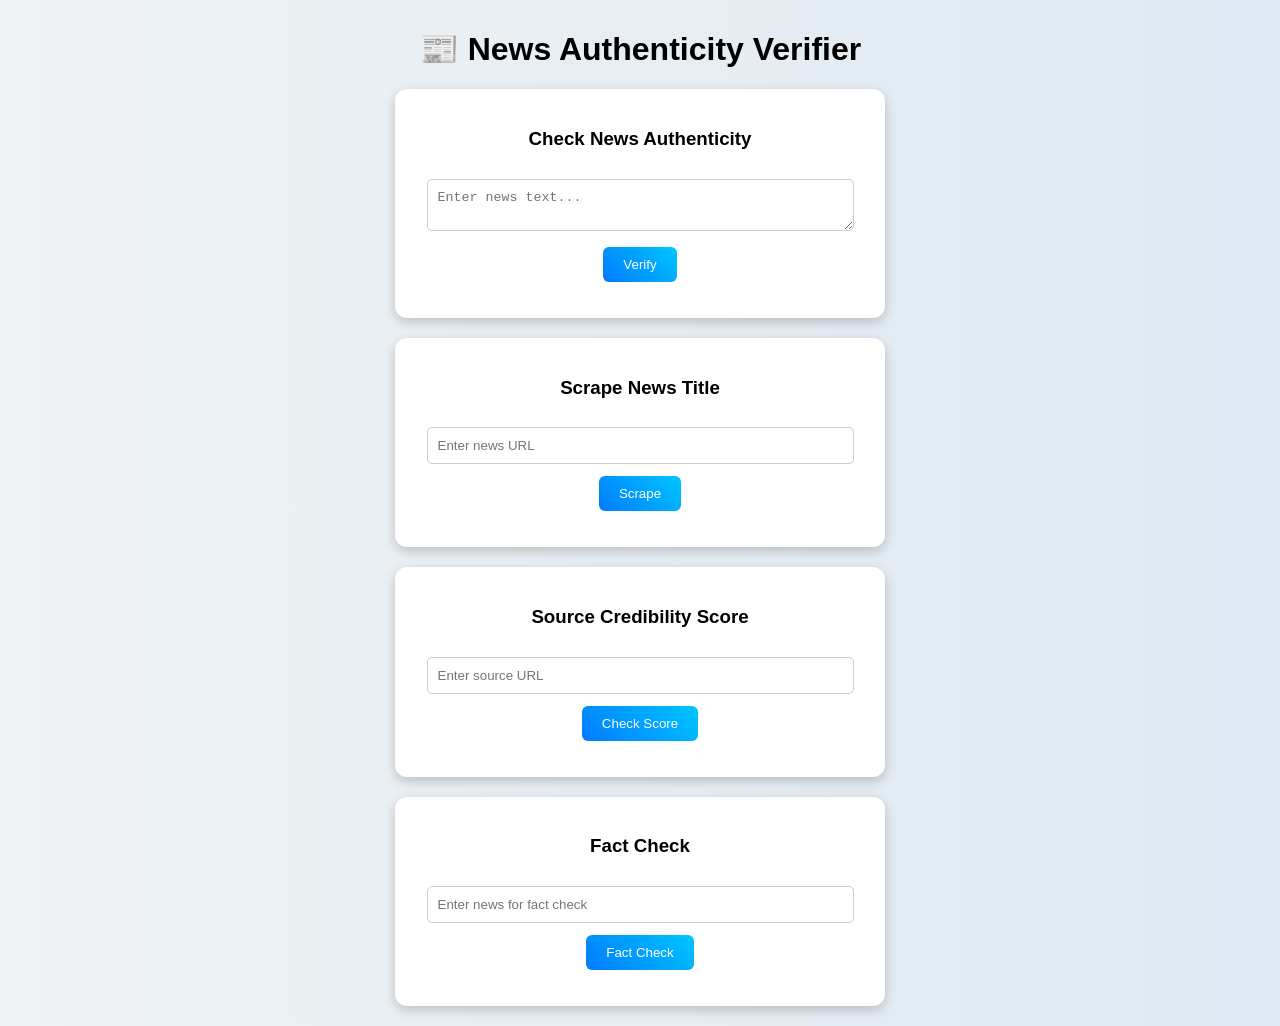
<file: News Authenticity Verifier/src/main/resources/static/index.html>
<!DOCTYPE html>
<html>
<head>
    <meta charset="UTF-8">
    <title>News Authenticity Verifier</title>

    <style>
        body {
            font-family: Arial, sans-serif;
            background: linear-gradient(to right, #eef2f3, #dfe9f3);
            text-align: center;
            margin: 0;
            padding: 0;
        }

        h1 {
            margin-top: 30px;
        }

        .container {
            margin-top: 20px;
        }

        .card {
            background: white;
            padding: 20px;
            margin: 20px auto;
            width: 450px;
            border-radius: 12px;
            box-shadow: 0 4px 12px rgba(0,0,0,0.2);
        }

        textarea, input {
            width: 90%;
            padding: 10px;
            margin-top: 10px;
            border-radius: 5px;
            border: 1px solid #ccc;
        }

        button {
            padding: 10px 20px;
            margin-top: 12px;
            background: linear-gradient(45deg, #007bff, #00c6ff);
            color: white;
            border: none;
            cursor: pointer;
            border-radius: 6px;
            transition: 0.3s;
        }

        button:hover {
            transform: scale(1.05);
        }

        p {
            margin-top: 12px;
            font-weight: bold;
        }
    </style>
</head>

<body>

<h1>📰 News Authenticity Verifier</h1>

<div class="container">

    <!-- 🔹 Verify News -->
    <div class="card">
        <h3>Check News Authenticity</h3>
        <textarea id="text" placeholder="Enter news text..."></textarea><br>
        <button onclick="verify()">Verify</button>
        <p id="result"></p>
    </div>

    <!-- 🔹 Scrape News -->
    <div class="card">
        <h3>Scrape News Title</h3>
        <input type="text" id="url" placeholder="Enter news URL"><br>
        <button onclick="scrape()">Scrape</button>
        <p id="scrapeResult"></p>
    </div>

    <!-- 🔹 Credibility Score -->
    <div class="card">
        <h3>Source Credibility Score</h3>
        <input type="text" id="scoreUrl" placeholder="Enter source URL"><br>
        <button onclick="score()">Check Score</button>
        <p id="scoreResult"></p>
    </div>

    <!-- 🔹 Fact Check -->
    <div class="card">
        <h3>Fact Check</h3>
        <input type="text" id="factText" placeholder="Enter news for fact check"><br>
        <button onclick="factCheck()">Fact Check</button>
        <p id="factResult"></p>
    </div>

</div>

<script>

    // 🔹 Verify Fake or Real
    function verify() {
        const text = document.getElementById("text").value;

        fetch('/news/check', {
            method: 'POST',
            headers: {
                'Content-Type': 'application/json'
            },
            body: JSON.stringify({ text: text })
        })
        .then(res => res.text())
        .then(data => {
            const result = document.getElementById("result");
            result.innerText = data;

            if(data.includes("Real")){
                result.style.color = "green";
            } else {
                result.style.color = "red";
            }
        })
        .catch(() => {
            document.getElementById("result").innerText = "Error!";
        });
    }

    // 🔹 Scrape News Title
    function scrape() {
        const url = document.getElementById("url").value;

        fetch('/news/scrape?url=' + encodeURIComponent(url))
        .then(res => res.text())
        .then(data => {
            document.getElementById("scrapeResult").innerText = data;
        })
        .catch(() => {
            document.getElementById("scrapeResult").innerText = "Error!";
        });
    }

    // 🔹 Credibility Score
    function score() {
        const url = document.getElementById("scoreUrl").value;

        fetch('/news/score?url=' + encodeURIComponent(url))
        .then(res => res.text())
        .then(data => {
            document.getElementById("scoreResult").innerText = "Score: " + data + "%";
        })
        .catch(() => {
            document.getElementById("scoreResult").innerText = "Error!";
        });
    }

    // 🔹 Fact Check
    function factCheck() {
        const text = document.getElementById("factText").value;

        fetch('/news/factcheck?text=' + encodeURIComponent(text))
        .then(res => res.text())
        .then(data => {
            document.getElementById("factResult").innerText = data;
        })
        .catch(() => {
            document.getElementById("factResult").innerText = "Error!";
        });
    }

</script>

</body>
</html>
</file>
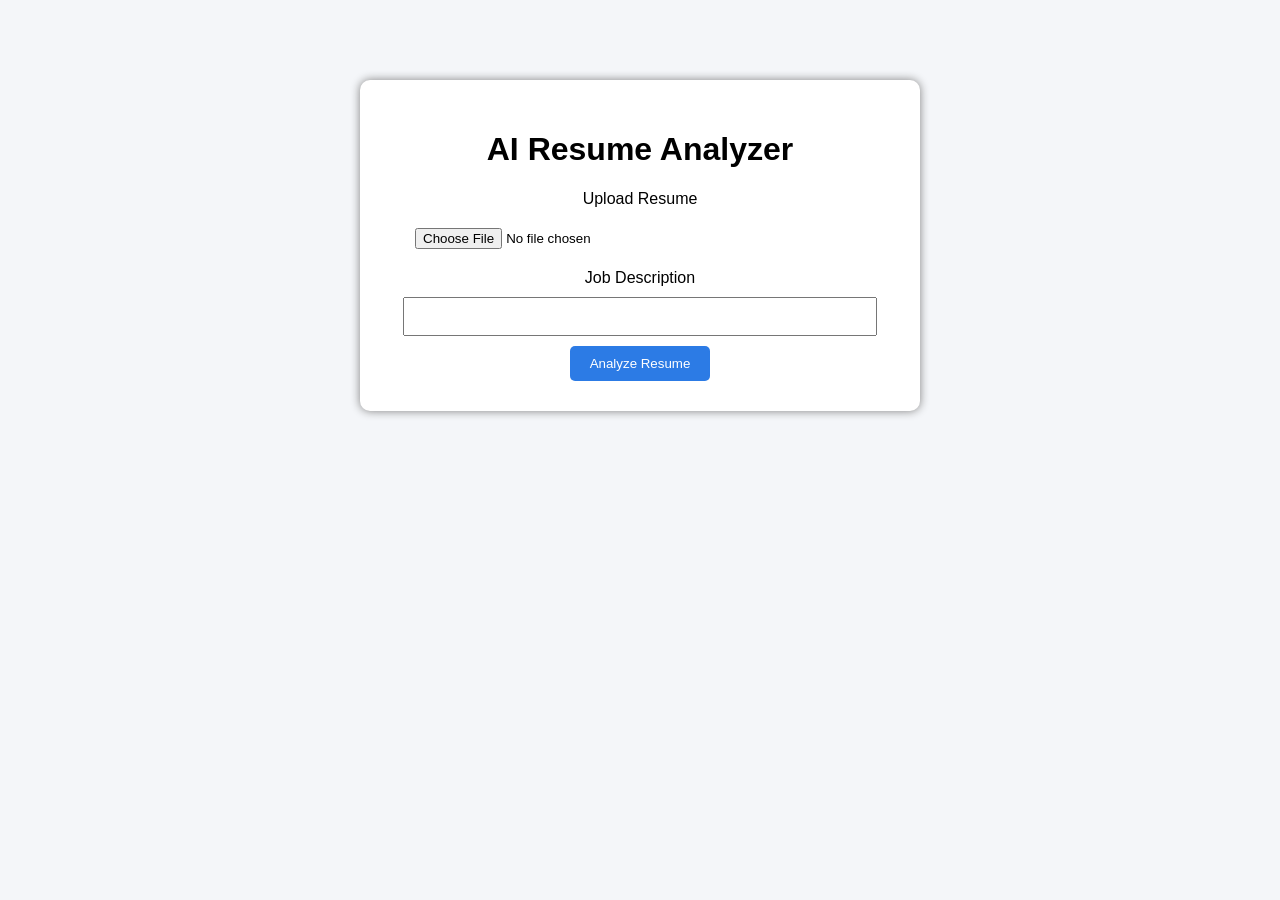
<file: AI-Resume-Analyzer/src/main/resources/templates/dashboard.html>
<!DOCTYPE html>

<html xmlns:th="http://www.thymeleaf.org">
<head>

<title>AI Resume Analyzer</title>

<style>

body{
font-family: Arial;
background:#f4f6f9;
text-align:center;
margin-top:80px;
}

.container{
width:500px;
margin:auto;
background:white;
padding:30px;
border-radius:10px;
box-shadow:0 0 10px gray;
}

input{
width:90%;
padding:10px;
margin:10px;
}

button{
background:#2c7be5;
color:white;
padding:10px 20px;
border:none;
border-radius:5px;
}

</style>

</head>

<body>

<div class="container">

<h1>AI Resume Analyzer</h1>

<form action="/analyze" method="post" enctype="multipart/form-data">

<label>Upload Resume</label><br> <input type="file" name="resume"><br>

<label>Job Description</label><br> <input type="text" name="jobDescription"><br>

<button type="submit">Analyze Resume</button>

</form>

</div>

</body>
</html>
</file>
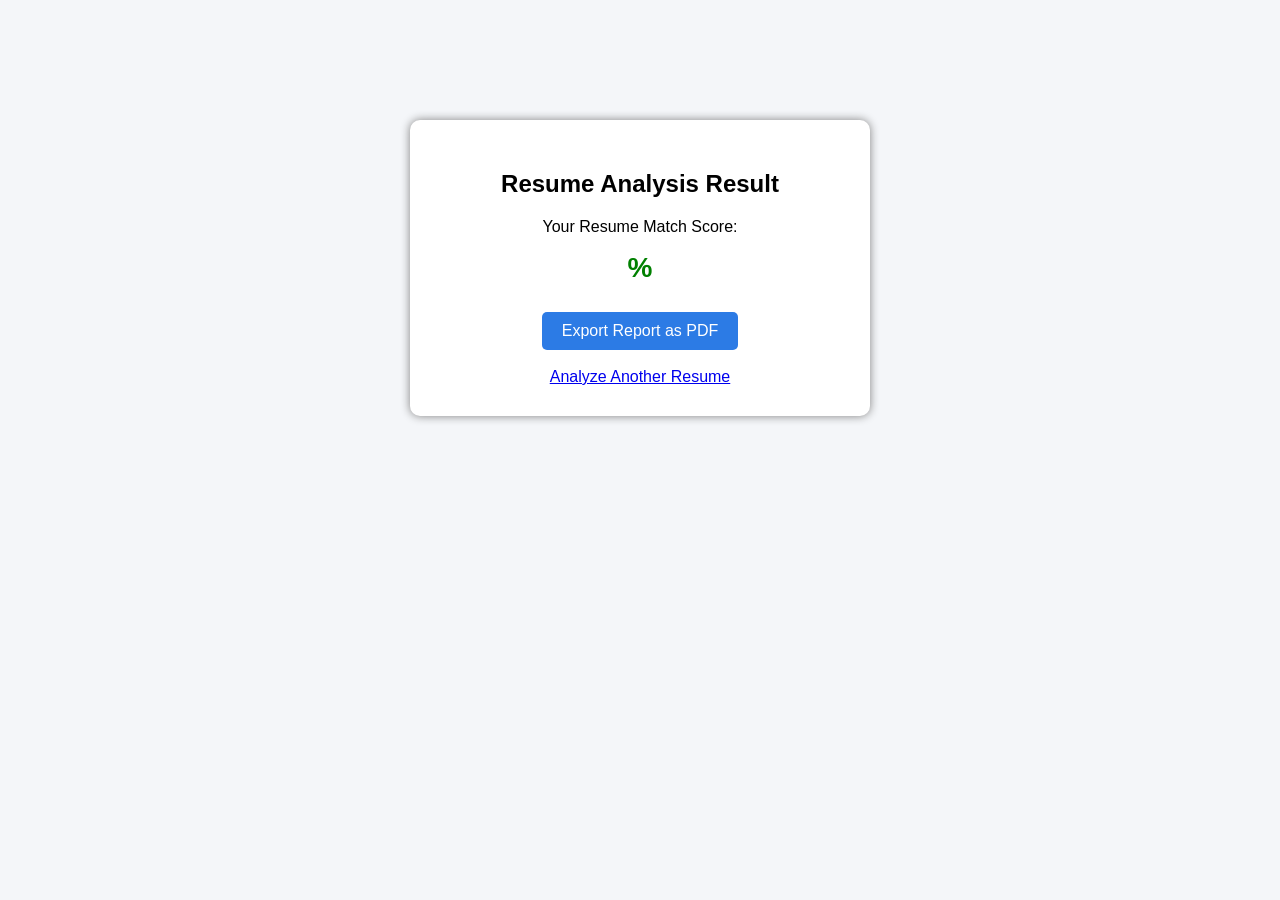
<file: AI-Resume-Analyzer/src/main/resources/templates/result.html>
<!DOCTYPE html>

<html xmlns:th="http://www.thymeleaf.org">

<head>
<title>Resume Analysis Result</title>

<style>

body{
font-family: Arial;
text-align:center;
margin-top:120px;
background:#f4f6f9;
}

.box{
background:white;
width:400px;
margin:auto;
padding:30px;
border-radius:10px;
box-shadow:0 0 10px gray;
}

.score{
color:green;
font-size:28px;
font-weight:bold;
}

.btn{
background:#2c7be5;
color:white;
padding:10px 20px;
border:none;
border-radius:5px;
text-decoration:none;
display:inline-block;
margin-top:10px;
}

</style>

</head>

<body>

<div class="box">

<h2>Resume Analysis Result</h2>

<p>Your Resume Match Score:</p>

<div class="score">
<span th:text="${#numbers.formatDecimal(score,1,2)}"></span> %
</div>

<br>

<a href="/downloadReport" class="btn">Export Report as PDF</a>

<br><br>

<a href="/">Analyze Another Resume</a>

</div>

</body>

</html>
</file>
